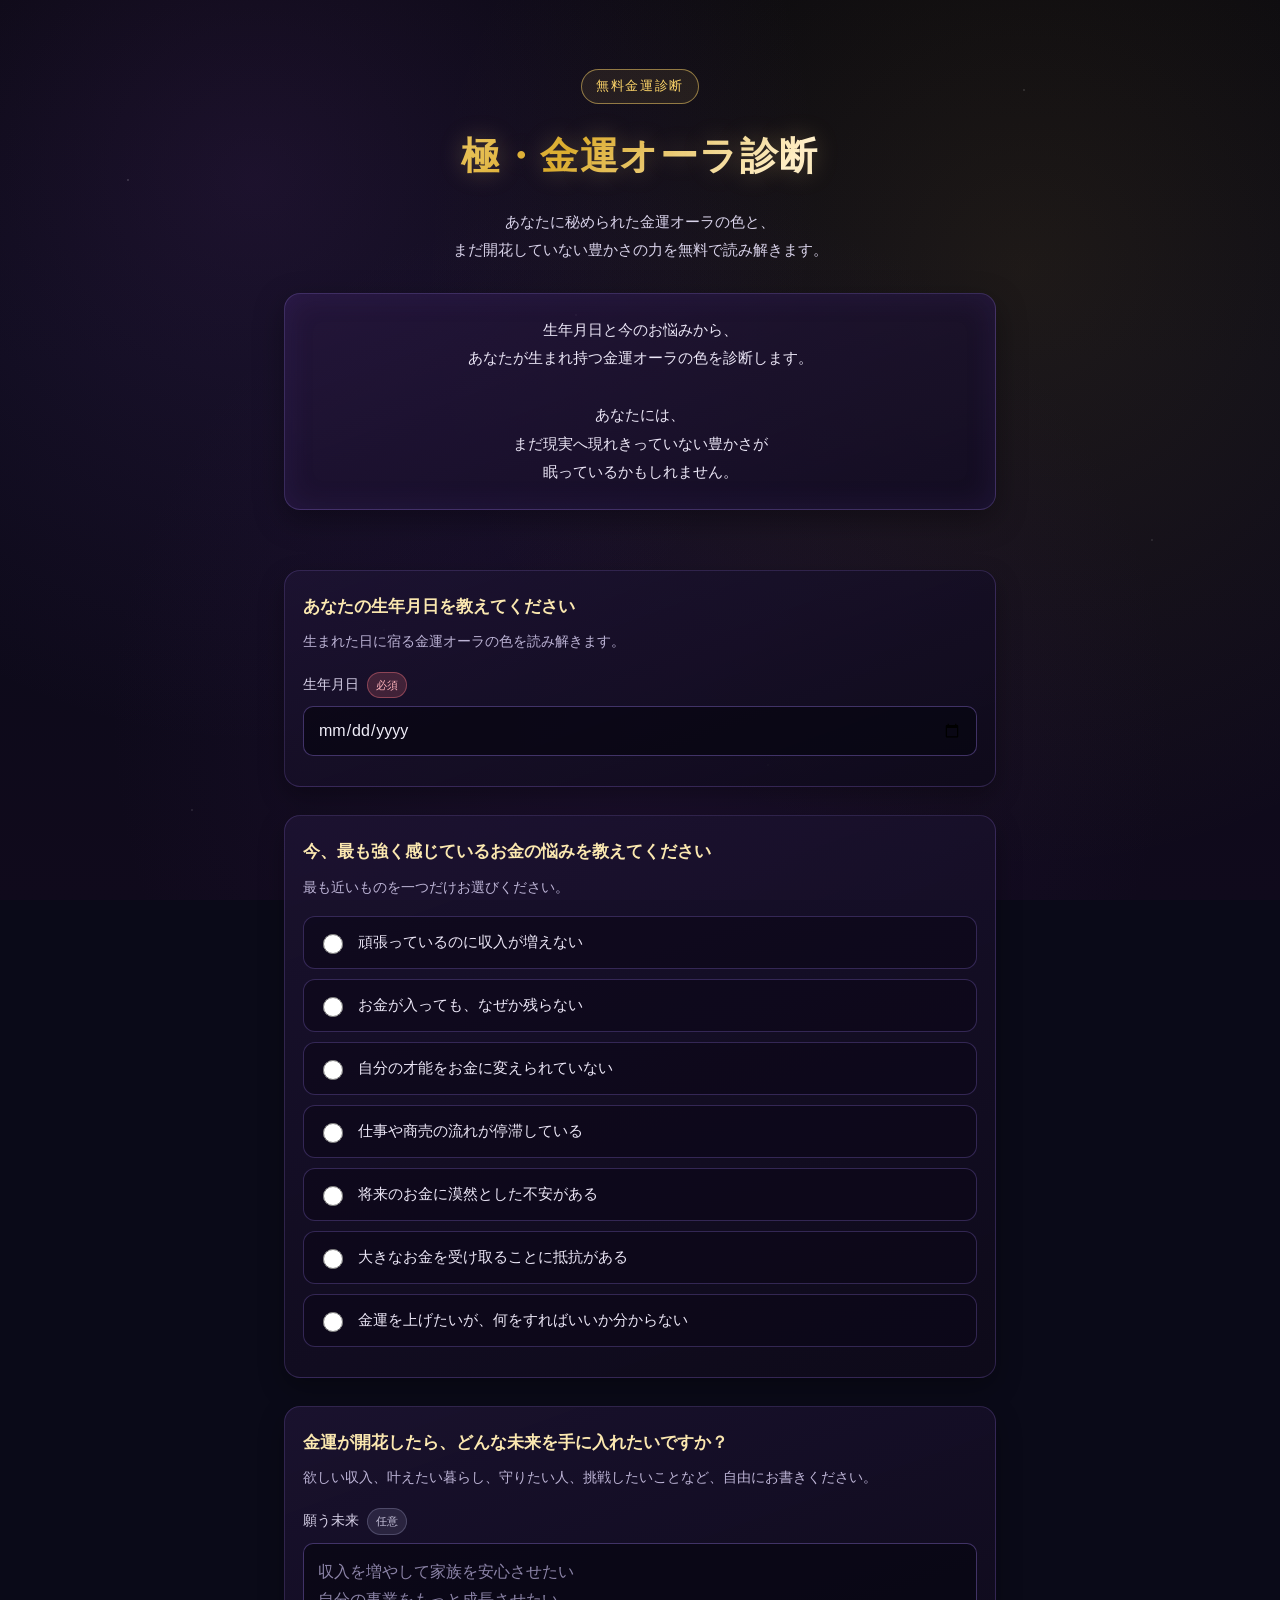
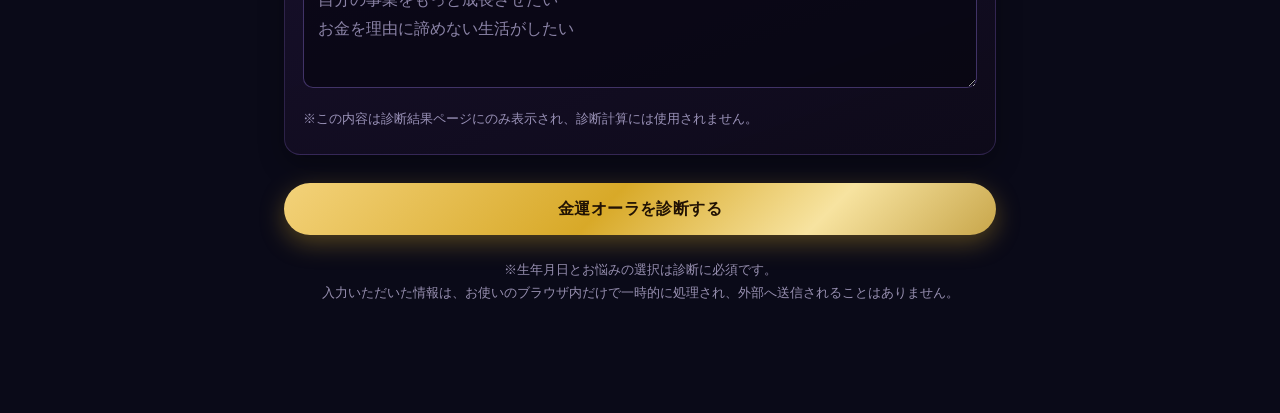
<file: index.html>
<!DOCTYPE html>
<html lang="ja">
<head>
<meta charset="UTF-8">
<meta name="viewport" content="width=device-width, initial-scale=1.0">
<title>極・金運オーラ診断｜あなたの金運オーラを無料診断</title>
<meta name="description" content="生年月日と今のお悩みから、あなたが生まれ持つ金運オーラの色を無料で診断します。">
<link rel="stylesheet" href="style.css">
<script src="script.js" defer></script>
</head>
<body class="start-page">

<div class="bg-fog" aria-hidden="true"></div>
<div class="bg-stars" aria-hidden="true"></div>

<main class="page-container">

  <header class="hero">
    <p class="hero-eyebrow">無料金運診断</p>
    <h1 class="hero-title">極・金運オーラ診断</h1>
    <p class="hero-subcopy">
      あなたに秘められた金運オーラの色と、<br>
      まだ開花していない豊かさの力を無料で読み解きます。
    </p>
  </header>

  <section class="intro-card" aria-label="診断の説明">
    <p class="intro-text">
      生年月日と今のお悩みから、<br>
      あなたが生まれ持つ金運オーラの色を診断します。<br><br>
      あなたには、<br>
      まだ現実へ現れきっていない豊かさが<br>
      眠っているかもしれません。
    </p>
  </section>

  <form id="diagnosisForm" class="diagnosis-form" novalidate>

    <!-- エラー表示エリア（aria-live） -->
    <div id="formError" class="form-error" role="alert" aria-live="assertive"></div>

    <!-- 生年月日 -->
    <section class="form-section">
      <h2 class="form-heading">あなたの生年月日を教えてください</h2>
      <p class="form-caption">生まれた日に宿る金運オーラの色を読み解きます。</p>

      <label for="birthDate" class="form-label">生年月日<span class="required-mark">必須</span></label>
      <input
        type="date"
        id="birthDate"
        name="birthDate"
        class="form-input"
        required
        aria-describedby="birthDateError"
      >
      <p id="birthDateError" class="field-error" aria-live="polite"></p>
    </section>

    <!-- 悩み選択 -->
    <section class="form-section">
      <h2 class="form-heading">今、最も強く感じているお金の悩みを教えてください</h2>
      <p class="form-caption">最も近いものを一つだけお選びください。</p>

      <div class="concern-options" role="radiogroup" aria-labelledby="concernLegend" aria-describedby="concernError">
        <span id="concernLegend" class="visually-hidden">お金の悩みの選択</span>

        <label class="concern-option">
          <input type="radio" name="concern" value="income" class="concern-radio">
          <span class="concern-text">頑張っているのに収入が増えない</span>
        </label>

        <label class="concern-option">
          <input type="radio" name="concern" value="spending" class="concern-radio">
          <span class="concern-text">お金が入っても、なぜか残らない</span>
        </label>

        <label class="concern-option">
          <input type="radio" name="concern" value="talent" class="concern-radio">
          <span class="concern-text">自分の才能をお金に変えられていない</span>
        </label>

        <label class="concern-option">
          <input type="radio" name="concern" value="stagnation" class="concern-radio">
          <span class="concern-text">仕事や商売の流れが停滞している</span>
        </label>

        <label class="concern-option">
          <input type="radio" name="concern" value="futureAnxiety" class="concern-radio">
          <span class="concern-text">将来のお金に漠然とした不安がある</span>
        </label>

        <label class="concern-option">
          <input type="radio" name="concern" value="receiving" class="concern-radio">
          <span class="concern-text">大きなお金を受け取ることに抵抗がある</span>
        </label>

        <label class="concern-option">
          <input type="radio" name="concern" value="unknownAction" class="concern-radio">
          <span class="concern-text">金運を上げたいが、何をすればいいか分からない</span>
        </label>
      </div>
      <p id="concernError" class="field-error" aria-live="polite"></p>
    </section>

    <!-- 自由記述 -->
    <section class="form-section future-section">
      <h2 class="form-heading">金運が開花したら、どんな未来を手に入れたいですか？</h2>
      <p class="form-caption">
        欲しい収入、叶えたい暮らし、守りたい人、挑戦したいことなど、自由にお書きください。
      </p>

      <label for="desiredFuture" class="form-label">
        願う未来<span class="optional-mark">任意</span>
      </label>
      <textarea
        id="desiredFuture"
        name="desiredFuture"
        class="form-textarea"
        rows="4"
        maxlength="300"
        placeholder="収入を増やして家族を安心させたい
自分の事業をもっと成長させたい
お金を理由に諦めない生活がしたい"
      ></textarea>
      <p class="form-note">※この内容は診断結果ページにのみ表示され、診断計算には使用されません。</p>
    </section>

    <button type="submit" class="submit-button">
      <span class="button-glow" aria-hidden="true"></span>
      <span class="button-label">金運オーラを診断する</span>
    </button>

  </form>

  <p class="form-disclaimer-pre">
    ※生年月日とお悩みの選択は診断に必須です。<br>
    入力いただいた情報は、お使いのブラウザ内だけで一時的に処理され、外部へ送信されることはありません。
  </p>

</main>

</body>
</html>
</file>
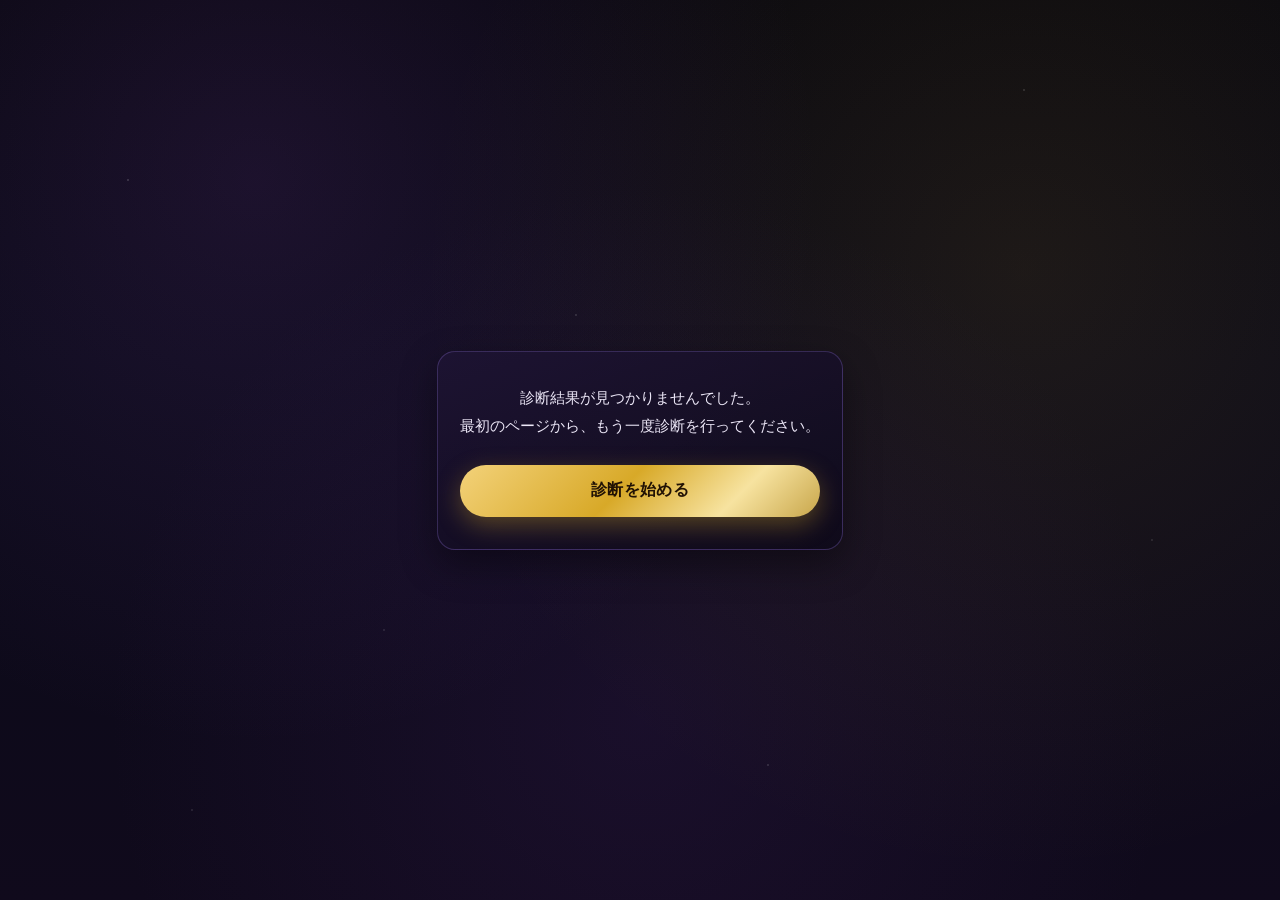
<file: result.html>
<!DOCTYPE html>
<html lang="ja">
<head>
<meta charset="UTF-8">
<meta name="viewport" content="width=device-width, initial-scale=1.0">
<title>診断結果｜極・金運オーラ診断</title>
<meta name="description" content="あなたの金運オーラ診断結果です。">
<link rel="stylesheet" href="style.css">
<script src="result.js" defer></script>
</head>
<body id="resultBody" class="result-page">

<div class="bg-fog" aria-hidden="true"></div>
<div class="bg-stars" aria-hidden="true"></div>

<!-- ============================== -->
<!-- 診断中演出画面 -->
<!-- ============================== -->
<section id="loadingScreen" class="loading-screen" role="status" aria-live="polite">
  <div class="loading-aura" aria-hidden="true">
    <span class="loading-aura-core"></span>
    <span class="loading-aura-ring ring-1"></span>
    <span class="loading-aura-ring ring-2"></span>
  </div>
  <p id="loadingMessage" class="loading-message">生年月日に宿る金運の色を読み取っています</p>
  <div class="progress-bar-track" role="progressbar" aria-valuemin="0" aria-valuemax="100" aria-valuenow="0" id="progressBar">
    <div class="progress-bar-fill" id="progressBarFill"></div>
  </div>
</section>

<!-- ============================== -->
<!-- 直接アクセス・データ不正時の案内 -->
<!-- ============================== -->
<section id="noDataScreen" class="no-data-screen" hidden>
  <div class="no-data-card">
    <p class="no-data-text">
      診断結果が見つかりませんでした。<br>
      最初のページから、もう一度診断を行ってください。
    </p>
    <a href="index.html" class="submit-button no-data-button">
      <span class="button-label">診断を始める</span>
    </a>
  </div>
</section>

<!-- ============================== -->
<!-- 結果本体 -->
<!-- ============================== -->
<main id="resultPage" class="page-container result-container" hidden>

  <!-- 8-2. 診断結果（Attention） -->
  <section class="result-hero" aria-label="診断結果">
    <p class="result-hero-eyebrow">あなたの金運のオーラは</p>
    <div class="aura-visual" id="auraVisual" aria-hidden="true">
      <span class="aura-core"></span>
      <span class="aura-layer layer-1"></span>
      <span class="aura-layer layer-2"></span>
      <span class="aura-layer layer-3"></span>
      <span class="aura-particles"></span>
    </div>
    <h1 class="result-hero-title">
      「<span id="auraColorName">深紅色</span>のオーラ」です
    </h1>
  </section>

  <!-- 8-3. 色別の導入文章（Interest） -->
  <section class="result-section card" aria-labelledby="introHeading">
    <h2 id="introHeading" class="section-heading">あなたに宿る金運オーラ</h2>
    <div id="auraIntroduction" class="rich-text"></div>
  </section>

  <!-- 8-4. 色別の秘められた金運（Interest） -->
  <section class="result-section card" aria-labelledby="hiddenHeading">
    <h2 id="hiddenHeading" class="section-heading">秘められた金運</h2>
    <div id="auraHiddenFortune" class="rich-text"></div>
  </section>

  <!-- 8-5. 欲望の肯定（Desire／目的の教育） -->
  <section class="result-section card desire-card" aria-labelledby="desireHeading">
    <h2 id="desireHeading" class="section-heading">その願いについて</h2>
    <div id="desireAffirmation" class="rich-text"></div>
  </section>

  <!-- 8-6. 選択した悩みの文章（Desire／問題の教育） -->
  <section class="result-section card concern-card" aria-labelledby="concernTitleHeading">
    <h2 id="concernTitleHeading" class="section-heading"></h2>
    <div id="concernBody" class="rich-text"></div>
  </section>

  <!-- 8-7. 自由記述した未来（Desire） -->
  <section id="futureSection" class="result-section card future-card" aria-labelledby="futureHeading" hidden>
    <h2 id="futureHeading" class="section-heading">あなたが望んでいる未来</h2>
    <blockquote id="desiredFutureText" class="future-quote"></blockquote>
    <div id="desiredFutureCommonText" class="rich-text"></div>
  </section>

  <!-- 8-8. 色別の未来想像（Desire） -->
  <section class="result-section card" aria-labelledby="futureVisionHeading">
    <h2 id="futureVisionHeading" class="section-heading">この金運が、本来の形で活かされたら</h2>
    <div id="auraFutureVision" class="rich-text"></div>
  </section>

  <!-- 8-9. 色別の無料でできる一歩（行動の教育） -->
  <section class="result-section card action-card" aria-labelledby="firstActionHeading">
    <h2 id="firstActionHeading" class="section-heading">今日からできる、最初の一歩</h2>
    <div id="auraFirstAction" class="rich-text"></div>
  </section>

  <!-- 8-10. 色別の金運が開花していない理由（問題の教育） -->
  <section class="result-section card" aria-labelledby="unopenedHeading">
    <h2 id="unopenedHeading" class="section-heading">金運が、まだ完全に開花していない理由</h2>
    <div id="auraUnopenedReason" class="rich-text"></div>
  </section>

  <!-- 8-11. 無料診断で分かる範囲（問題の教育＋手段の教育／Memory） -->
  <section class="result-section card" aria-labelledby="limitHeading">
    <h2 id="limitHeading" class="section-heading">今回の無料診断で分かったこと</h2>
    <div id="freeDiagnosisLimit" class="rich-text"></div>
  </section>

  <!-- 8-12. 個別金運開花鑑定の必要性（手段の教育） -->
  <section class="result-section card" aria-labelledby="needHeading">
    <h2 id="needHeading" class="section-heading">個別金運開花鑑定について</h2>
    <div id="personalReadingNeed" class="rich-text"></div>
  </section>

  <!-- 8-13. 鑑定で分かること（手段の教育＋投資の教育） -->
  <section class="result-section card" aria-labelledby="detailsHeading">
    <h2 id="detailsHeading" class="section-heading">鑑定で分かること</h2>
    <div id="readingDetails" class="rich-text reading-details"></div>
  </section>

  <!-- 8-14. CTA（今動く理由／Action） -->
  <section class="result-section cta-section" aria-labelledby="ctaButtonLabel">
    <div id="ctaLead" class="rich-text cta-lead"></div>

    <div class="cta-box">
      <p class="cta-product-name">あなた専用・金運開花鑑定</p>
      <p class="cta-supporting-text">
        あなたの金運の強さ、<br>
        まだ眠っている豊かさの力、<br>
        お金が入ってくる入口、<br>
        流れを止めている思考や行動、<br>
        今後意識すべき一歩を個別に鑑定します。
      </p>
      <a id="ctaButton" href="#" class="submit-button cta-button" target="_blank" rel="noopener noreferrer">
        <span class="button-glow" aria-hidden="true"></span>
        <span class="button-label" id="ctaButtonLabel">私の金運が、どこから開くのか個別に見てもらう</span>
      </a>
    </div>
  </section>

  <!-- 8-15. 注意事項 -->
  <section class="result-section disclaimer-section" aria-labelledby="disclaimerHeading">
    <h2 id="disclaimerHeading" class="section-heading-small">注意事項</h2>
    <div id="disclaimer" class="rich-text disclaimer-text"></div>
  </section>

  <!-- 8-16. もう一度診断する -->
  <div class="retry-area">
    <button type="button" id="retryButton" class="retry-button">もう一度診断する</button>
  </div>

</main>

</body>
</html>
</file>
<file: style.css>
/* ============================================================
   style.css
   index.html / result.html 共通スタイルシート
   世界観：深い夜空、紺、紫、金、宝石、霧、オーラ、神秘的、高級感
   ============================================================ */

/* ---------- リセット & 基本設定 ---------- */
* {
  box-sizing: border-box;
}

html,
body {
  margin: 0;
  padding: 0;
}

html {
  -webkit-text-size-adjust: 100%;
}

body {
  font-family: "Hiragino Sans", "Hiragino Kaku Gothic ProN", "Yu Gothic",
    "Meiryo", "Noto Sans JP", sans-serif;
  background-color: #0a0a18;
  color: #f1eef9;
  line-height: 1.9;
  font-size: 16px;
  min-height: 100vh;
  overflow-x: hidden;
  position: relative;
}

/* デフォルトのオーラカラー変数（深紅色をベースのフォールバックとする） */
body {
  --aura-main: #c8385a;
  --aura-light: #ff8aa0;
  --aura-dark: #4a0f1f;
  --aura-glow: rgba(255, 90, 110, 0.5);
}

a {
  color: inherit;
}

img {
  max-width: 100%;
  display: block;
}

.visually-hidden {
  position: absolute;
  width: 1px;
  height: 1px;
  overflow: hidden;
  clip: rect(0, 0, 0, 0);
  white-space: nowrap;
}

/* ---------- フォーカス（アクセシビリティ） ---------- */
a:focus-visible,
button:focus-visible,
input:focus-visible,
textarea:focus-visible,
label:focus-within .form-input,
label:focus-within .form-textarea {
  outline: 3px solid #ffd76a;
  outline-offset: 2px;
  border-radius: 4px;
}

/* ---------- 背景演出（霧・星） ---------- */
.bg-fog,
.bg-stars {
  position: fixed;
  top: 0;
  left: 0;
  width: 100%;
  height: 100%;
  z-index: 0;
  pointer-events: none;
}

.bg-stars {
  background-image:
    radial-gradient(1px 1px at 10% 20%, rgba(255, 255, 255, 0.6), transparent),
    radial-gradient(1px 1px at 80% 10%, rgba(255, 255, 255, 0.5), transparent),
    radial-gradient(1px 1px at 30% 70%, rgba(255, 255, 255, 0.4), transparent),
    radial-gradient(1px 1px at 60% 85%, rgba(255, 255, 255, 0.5), transparent),
    radial-gradient(1px 1px at 90% 60%, rgba(255, 255, 255, 0.4), transparent),
    radial-gradient(1px 1px at 45% 35%, rgba(255, 255, 255, 0.5), transparent),
    radial-gradient(1px 1px at 15% 90%, rgba(255, 255, 255, 0.4), transparent);
  background-size: 100% 100%;
  opacity: 0.8;
}

.bg-fog {
  background:
    radial-gradient(circle at 20% 20%, rgba(120, 60, 160, 0.18), transparent 45%),
    radial-gradient(circle at 80% 30%, rgba(180, 140, 40, 0.12), transparent 50%),
    radial-gradient(circle at 50% 80%, rgba(60, 30, 90, 0.25), transparent 55%),
    linear-gradient(180deg, #07070f 0%, #0a0a18 40%, #100a1c 100%);
  animation: fogDrift 26s ease-in-out infinite alternate;
}

@keyframes fogDrift {
  0% {
    transform: translate3d(0, 0, 0) scale(1);
  }
  100% {
    transform: translate3d(-2%, 1%, 0) scale(1.04);
  }
}

/* ---------- レイアウト共通 ---------- */
.page-container {
  position: relative;
  z-index: 1;
  max-width: 640px;
  margin: 0 auto;
  padding: 32px 16px 64px;
}

@media (min-width: 1024px) {
  .page-container {
    max-width: 760px;
    padding: 56px 24px 96px;
  }
}

/* ---------- ヒーロー（index） ---------- */
.hero {
  text-align: center;
  margin-bottom: 28px;
}

.hero-eyebrow {
  display: inline-block;
  font-size: 13px;
  letter-spacing: 0.12em;
  color: #ffd76a;
  border: 1px solid rgba(255, 215, 106, 0.5);
  border-radius: 999px;
  padding: 4px 14px;
  margin-bottom: 16px;
  background: rgba(255, 215, 106, 0.08);
}

.hero-title {
  font-size: 30px;
  font-weight: 700;
  margin: 0 0 16px;
  letter-spacing: 0.04em;
  background: linear-gradient(135deg, #ffe9a8, #d8a928 40%, #fff2d0 70%, #c8a64a);
  -webkit-background-clip: text;
  background-clip: text;
  color: transparent;
  text-shadow: 0 0 24px rgba(255, 215, 130, 0.25);
}

@media (min-width: 768px) {
  .hero-title {
    font-size: 38px;
  }
}

.hero-subcopy {
  font-size: 15px;
  color: #d9d3ea;
  line-height: 1.9;
  margin: 0;
}

/* ---------- イントロカード ---------- */
.intro-card {
  background: linear-gradient(160deg, rgba(40, 24, 64, 0.7), rgba(18, 12, 34, 0.85));
  border: 1px solid rgba(168, 132, 255, 0.25);
  border-radius: 16px;
  padding: 22px 20px;
  margin-bottom: 32px;
  box-shadow: 0 0 30px rgba(100, 60, 180, 0.15) inset, 0 10px 30px rgba(0, 0, 0, 0.35);
}

.intro-text {
  margin: 0;
  font-size: 15px;
  color: #ece7f7;
  text-align: center;
}

/* ---------- フォーム ---------- */
.diagnosis-form {
  display: flex;
  flex-direction: column;
  gap: 28px;
}

.form-section {
  background: linear-gradient(160deg, rgba(30, 20, 52, 0.78), rgba(14, 10, 26, 0.9));
  border: 1px solid rgba(168, 132, 255, 0.2);
  border-radius: 16px;
  padding: 22px 18px;
  box-shadow: 0 10px 26px rgba(0, 0, 0, 0.3);
}

.form-heading {
  font-size: 17px;
  margin: 0 0 8px;
  color: #fbe8b0;
  font-weight: 700;
  line-height: 1.6;
}

.form-caption {
  font-size: 14px;
  color: #bdb4d6;
  margin: 0 0 16px;
}

.form-label {
  display: block;
  font-size: 14px;
  color: #d9d3ea;
  margin-bottom: 8px;
}

.required-mark,
.optional-mark {
  display: inline-block;
  margin-left: 8px;
  font-size: 11px;
  padding: 2px 8px;
  border-radius: 999px;
  vertical-align: middle;
}

.required-mark {
  background: rgba(255, 120, 130, 0.18);
  color: #ffb3bc;
  border: 1px solid rgba(255, 120, 130, 0.4);
}

.optional-mark {
  background: rgba(160, 160, 200, 0.15);
  color: #c9c5dd;
  border: 1px solid rgba(160, 160, 200, 0.3);
}

.form-input,
.form-textarea {
  width: 100%;
  font-size: 16px;
  padding: 14px 14px;
  border-radius: 10px;
  border: 1px solid rgba(168, 132, 255, 0.35);
  background: rgba(8, 6, 18, 0.7);
  color: #f1eef9;
  font-family: inherit;
  min-height: 48px;
}

.form-input::placeholder,
.form-textarea::placeholder {
  color: #8c84a8;
}

.form-textarea {
  resize: vertical;
  line-height: 1.8;
}

.form-note {
  font-size: 12.5px;
  color: #9a92b8;
  margin: 10px 0 0;
}

/* お悩み選択肢 */
.concern-options {
  display: flex;
  flex-direction: column;
  gap: 10px;
}

.concern-option {
  display: flex;
  align-items: center;
  gap: 12px;
  padding: 14px 14px;
  min-height: 48px;
  border-radius: 12px;
  border: 1px solid rgba(168, 132, 255, 0.25);
  background: rgba(12, 8, 24, 0.6);
  cursor: pointer;
  transition: border-color 0.2s ease, background-color 0.2s ease;
}

.concern-option:hover {
  border-color: rgba(255, 215, 106, 0.5);
}

.concern-radio {
  width: 20px;
  height: 20px;
  flex-shrink: 0;
  accent-color: #d8a928;
}

.concern-text {
  font-size: 15px;
  color: #ece7f7;
  line-height: 1.5;
}

.concern-option:has(.concern-radio:checked) {
  border-color: #ffd76a;
  background: rgba(216, 169, 40, 0.12);
  box-shadow: 0 0 16px rgba(255, 215, 106, 0.18);
}

/* ---------- エラー表示 ---------- */
.form-error {
  min-height: 0;
  color: #ff9aa8;
  font-size: 14px;
  font-weight: 700;
}

.field-error {
  color: #ff9aa8;
  font-size: 13px;
  margin: 8px 0 0;
  min-height: 0;
}

/* ---------- ボタン ---------- */
.submit-button {
  position: relative;
  display: flex;
  align-items: center;
  justify-content: center;
  width: 100%;
  min-height: 52px;
  border: none;
  border-radius: 999px;
  background: linear-gradient(135deg, #f3d27a, #d8a928 45%, #f7e3a0 75%, #c8a64a);
  color: #211204;
  font-size: 16px;
  font-weight: 700;
  letter-spacing: 0.03em;
  cursor: pointer;
  overflow: hidden;
  box-shadow: 0 8px 24px rgba(216, 169, 40, 0.35);
  text-decoration: none;
  padding: 0 20px;
}

.submit-button .button-label {
  position: relative;
  z-index: 1;
}

.submit-button .button-glow {
  position: absolute;
  inset: -40%;
  background: radial-gradient(circle, rgba(255, 255, 255, 0.55), transparent 60%);
  opacity: 0;
  transition: opacity 0.3s ease;
}

.submit-button:hover .button-glow,
.submit-button:focus-visible .button-glow {
  opacity: 0.5;
}

.submit-button:active {
  transform: translateY(1px);
}

.form-disclaimer-pre {
  font-size: 12.5px;
  color: #978fb0;
  text-align: center;
  margin-top: 24px;
  line-height: 1.8;
}

/* ---------- 診断中演出 ---------- */
/* [hidden]属性がついている間は、display:noneを必ず優先させる（no-data-screenと同じ理由）。 */
.loading-screen[hidden] {
  display: none;
}

.loading-screen {
  position: relative;
  z-index: 2;
  min-height: 100vh;
  display: flex;
  flex-direction: column;
  align-items: center;
  justify-content: center;
  gap: 28px;
  padding: 32px 20px;
  text-align: center;
}

.loading-aura {
  position: relative;
  width: 160px;
  height: 160px;
  display: flex;
  align-items: center;
  justify-content: center;
}

.loading-aura-core {
  width: 64px;
  height: 64px;
  border-radius: 50%;
  background: radial-gradient(circle, #fff2d0, var(--aura-main, #d8a928) 60%, transparent 100%);
  box-shadow: 0 0 40px var(--aura-glow, rgba(255, 210, 76, 0.6));
  animation: auraBreathe 3.2s ease-in-out infinite;
}

.loading-aura-ring {
  position: absolute;
  border-radius: 50%;
  border: 1.5px solid rgba(255, 255, 255, 0.25);
}

.ring-1 {
  width: 110px;
  height: 110px;
  animation: auraRotate 9s linear infinite;
}

.ring-2 {
  width: 150px;
  height: 150px;
  border-style: dashed;
  border-color: rgba(255, 215, 106, 0.25);
  animation: auraRotate 16s linear infinite reverse;
}

.loading-message {
  font-size: 15px;
  color: #ece7f7;
  max-width: 320px;
  line-height: 1.8;
  min-height: 3em;
}

.progress-bar-track {
  width: 220px;
  height: 6px;
  border-radius: 999px;
  background: rgba(255, 255, 255, 0.12);
  overflow: hidden;
}

.progress-bar-fill {
  height: 100%;
  width: 0%;
  background: linear-gradient(90deg, #d8a928, #fff2a8);
  border-radius: 999px;
  transition: width 0.2s ease;
}

.loading-screen-fade-out {
  animation: fadeOutScreen 0.3s ease forwards;
}

@keyframes fadeOutScreen {
  to {
    opacity: 0;
  }
}

/* ---------- データなし画面 ---------- */
/* [hidden]属性がついている間は、display:noneを必ず優先させる。
   これがないと、後続の.no-data-screen { display: flex; }が
   hidden属性のデフォルトスタイルより詳細度で勝ってしまい、
   JSでhidden=trueにしても非表示にならない不具合が起きる。 */
.no-data-screen[hidden] {
  display: none;
}

.no-data-screen {
  position: relative;
  z-index: 2;
  min-height: 100vh;
  display: flex;
  align-items: center;
  justify-content: center;
  padding: 24px 16px;
}

.no-data-card {
  max-width: 420px;
  text-align: center;
  background: linear-gradient(160deg, rgba(30, 20, 52, 0.85), rgba(14, 10, 26, 0.92));
  border: 1px solid rgba(168, 132, 255, 0.25);
  border-radius: 18px;
  padding: 32px 22px;
  box-shadow: 0 14px 36px rgba(0, 0, 0, 0.4);
}

.no-data-text {
  font-size: 15px;
  color: #ece7f7;
  line-height: 1.9;
  margin: 0 0 24px;
}

.no-data-button {
  text-decoration: none;
}

/* ---------- 結果ページ全体 ---------- */
.result-container {
  opacity: 0;
  transition: opacity 0.6s ease;
}

.result-container.result-visible {
  opacity: 1;
}

.result-hero {
  text-align: center;
  margin-bottom: 36px;
}

.result-hero-eyebrow {
  font-size: 14px;
  color: #c9bfe6;
  margin: 0 0 18px;
  letter-spacing: 0.05em;
}

.result-hero-title {
  font-size: 24px;
  font-weight: 700;
  color: #fbe8b0;
  margin: 18px 0 0;
  line-height: 1.6;
}

@media (min-width: 768px) {
  .result-hero-title {
    font-size: 28px;
  }
}

/* ---------- オーラビジュアル（CSSのみ） ---------- */
.aura-visual {
  position: relative;
  width: 220px;
  height: 220px;
  margin: 0 auto;
  display: flex;
  align-items: center;
  justify-content: center;
}

@media (min-width: 768px) {
  .aura-visual {
    width: 260px;
    height: 260px;
  }
}

.aura-core {
  position: absolute;
  width: 30%;
  height: 30%;
  border-radius: 50%;
  background: radial-gradient(circle, #ffffff, var(--aura-light, #fff2a8) 35%, var(--aura-main, #d8a928) 70%);
  box-shadow: 0 0 60px 10px var(--aura-glow, rgba(255, 210, 76, 0.6));
  animation: auraBreathe 4.5s ease-in-out infinite;
  z-index: 3;
}

.aura-layer {
  position: absolute;
  border-radius: 50%;
  filter: blur(2px);
}

.layer-1 {
  width: 60%;
  height: 60%;
  background: radial-gradient(circle, var(--aura-glow, rgba(255, 210, 76, 0.5)), transparent 70%);
  animation: auraBreathe 5s ease-in-out infinite;
  z-index: 2;
}

.layer-2 {
  width: 85%;
  height: 85%;
  border: 1px solid color-mix(in srgb, var(--aura-main, #d8a928) 50%, transparent);
  opacity: 0.5;
  animation: auraRotate 18s linear infinite;
  z-index: 1;
}

.layer-3 {
  width: 100%;
  height: 100%;
  background: radial-gradient(circle, transparent 55%, var(--aura-glow, rgba(255, 210, 76, 0.18)) 80%, transparent 100%);
  animation: auraRotate 24s linear infinite reverse;
  z-index: 0;
}

.aura-particles {
  position: absolute;
  width: 100%;
  height: 100%;
  border-radius: 50%;
  background-image:
    radial-gradient(2px 2px at 20% 30%, var(--aura-light, #fff2a8), transparent),
    radial-gradient(2px 2px at 75% 20%, var(--aura-light, #fff2a8), transparent),
    radial-gradient(1.5px 1.5px at 60% 75%, var(--aura-light, #fff2a8), transparent),
    radial-gradient(1.5px 1.5px at 30% 80%, var(--aura-light, #fff2a8), transparent),
    radial-gradient(2px 2px at 85% 65%, var(--aura-light, #fff2a8), transparent);
  opacity: 0.7;
  animation: auraRotate 30s linear infinite;
  z-index: 2;
}

@keyframes auraBreathe {
  0%,
  100% {
    transform: scale(1);
    opacity: 0.92;
  }
  50% {
    transform: scale(1.12);
    opacity: 1;
  }
}

@keyframes auraRotate {
  from {
    transform: rotate(0deg);
  }
  to {
    transform: rotate(360deg);
  }
}

/* ---------- 結果セクション・カード共通 ---------- */
.result-section {
  margin-bottom: 28px;
}

.card {
  background: linear-gradient(165deg, rgba(28, 18, 50, 0.78), rgba(12, 8, 22, 0.92));
  border: 1px solid color-mix(in srgb, var(--aura-main, #8a6fd8) 35%, rgba(168, 132, 255, 0.18));
  border-radius: 18px;
  padding: 24px 20px;
  box-shadow: 0 12px 30px rgba(0, 0, 0, 0.35);
}

.section-heading {
  font-size: 17px;
  font-weight: 700;
  margin: 0 0 16px;
  color: #fbe8b0;
  line-height: 1.6;
  position: relative;
  padding-left: 14px;
}

.section-heading::before {
  content: "";
  position: absolute;
  left: 0;
  top: 0.25em;
  width: 4px;
  height: 1.1em;
  border-radius: 999px;
  background: linear-gradient(180deg, var(--aura-light, #fff2a8), var(--aura-main, #d8a928));
}

.section-heading-small {
  font-size: 14px;
  font-weight: 700;
  color: #c9bfe6;
  margin: 0 0 12px;
}

.rich-text {
  font-size: 15.5px;
  color: #ece7f7;
}

.rich-text p {
  margin: 0 0 1.1em;
}

.rich-text p:last-child {
  margin-bottom: 0;
}

.rich-text ul.text-list {
  margin: 0 0 1.1em;
  padding-left: 1.4em;
}

.rich-text ul.text-list li {
  margin-bottom: 0.5em;
}

.rich-text ul.text-list li:last-child {
  margin-bottom: 0;
}

/* 欲望の肯定カード */
.desire-card {
  background: linear-gradient(165deg, rgba(48, 26, 58, 0.7), rgba(16, 10, 26, 0.92));
}

/* 悩みカード */
.concern-card {
  border-color: rgba(255, 170, 180, 0.3);
}

/* 自由記述カード・引用 */
.future-card {
  background: linear-gradient(165deg, rgba(24, 30, 56, 0.78), rgba(10, 10, 24, 0.92));
}

.future-quote {
  margin: 0 0 16px;
  padding: 16px 18px;
  border-left: 3px solid var(--aura-main, #d8a928);
  background: rgba(255, 255, 255, 0.04);
  border-radius: 0 10px 10px 0;
  font-size: 15.5px;
  color: #fff3d6;
  white-space: pre-wrap;
  word-break: break-word;
  font-style: normal;
  line-height: 1.9;
}

/* 一歩カード */
.action-card {
  border-color: rgba(255, 215, 106, 0.35);
}

/* ---------- 鑑定で分かることカード ---------- */
.reading-details ul.text-list {
  list-style: none;
  padding-left: 0;
}

.reading-details ul.text-list li {
  position: relative;
  padding: 12px 14px 12px 38px;
  margin-bottom: 10px;
  background: rgba(255, 255, 255, 0.04);
  border: 1px solid rgba(255, 215, 106, 0.2);
  border-radius: 10px;
}

.reading-details ul.text-list li::before {
  content: "✦";
  position: absolute;
  left: 14px;
  color: #ffd76a;
}

/* ---------- CTAセクション ---------- */
.cta-section {
  text-align: center;
}

.cta-lead {
  margin-bottom: 24px;
  font-size: 15.5px;
  color: #ece7f7;
}

.cta-box {
  background: linear-gradient(160deg, rgba(60, 36, 16, 0.55), rgba(20, 12, 30, 0.92));
  border: 1px solid rgba(255, 215, 106, 0.4);
  border-radius: 20px;
  padding: 28px 20px;
  box-shadow: 0 0 40px rgba(216, 169, 40, 0.15) inset, 0 14px 36px rgba(0, 0, 0, 0.4);
}

.cta-product-name {
  font-size: 18px;
  font-weight: 700;
  color: #fff2d0;
  margin: 0 0 14px;
  letter-spacing: 0.03em;
}

.cta-supporting-text {
  font-size: 14.5px;
  color: #d9d3ea;
  margin: 0 0 22px;
  line-height: 1.9;
}

.cta-button {
  text-decoration: none;
  font-size: 15.5px;
}

/* ---------- 注意事項 ---------- */
.disclaimer-section {
  border-top: 1px solid rgba(168, 132, 255, 0.2);
  padding-top: 20px;
}

.disclaimer-text {
  font-size: 12.5px;
  color: #978fb0;
  line-height: 1.9;
}

.disclaimer-text p {
  margin: 0 0 0.9em;
}

/* ---------- もう一度診断する ---------- */
.retry-area {
  text-align: center;
  margin-top: 36px;
}

.retry-button {
  background: transparent;
  border: 1px solid rgba(168, 132, 255, 0.4);
  color: #d9d3ea;
  font-size: 14.5px;
  padding: 12px 28px;
  min-height: 48px;
  border-radius: 999px;
  cursor: pointer;
  transition: border-color 0.2s ease, color 0.2s ease;
}

.retry-button:hover {
  border-color: #ffd76a;
  color: #ffd76a;
}

/* ============================================================
   9色のオーラテーマ（CSSカスタムプロパティ）
   ============================================================ */

/* 深紅色：深紅・朱・炎・赤金 */
.aura-crimson {
  --aura-main: #c8385a;
  --aura-light: #ff9aa8;
  --aura-dark: #4a0f1f;
  --aura-glow: rgba(255, 90, 110, 0.55);
}

/* 銀白色：銀・白・淡い青白・月光 */
.aura-silver {
  --aura-main: #b9c4d6;
  --aura-light: #ffffff;
  --aura-dark: #3a4250;
  --aura-glow: rgba(210, 224, 245, 0.55);
}

/* 琥珀色：琥珀・橙・蜂蜜色・暖かな金 */
.aura-amber {
  --aura-main: #d98a2b;
  --aura-light: #ffd896;
  --aura-dark: #5a3408;
  --aura-glow: rgba(255, 176, 70, 0.55);
}

/* 翡翠色：翡翠・深緑・青緑・森 */
.aura-jade {
  --aura-main: #2f9e72;
  --aura-light: #a4f0cf;
  --aura-dark: #0f3a2a;
  --aura-glow: rgba(80, 220, 170, 0.45);
}

/* 蒼色：蒼・水色・ターコイズ・風 */
.aura-blue {
  --aura-main: #2f8fd0;
  --aura-light: #aee4ff;
  --aura-dark: #0e3450;
  --aura-glow: rgba(90, 190, 240, 0.5);
}

/* 桃金色：桃・ピンクゴールド・ローズ・柔らかな金 */
.aura-rose-gold {
  --aura-main: #d98aa0;
  --aura-light: #ffd9e2;
  --aura-dark: #5a2a38;
  --aura-glow: rgba(255, 180, 195, 0.5);
}

/* 藍色：藍・群青・青紫・深い知性 */
.aura-indigo {
  --aura-main: #4a4ec0;
  --aura-light: #b8baf2;
  --aura-dark: #1a1a4a;
  --aura-glow: rgba(120, 125, 230, 0.5);
}

/* 黄金色：黄金・シャンパンゴールド・強い金・豊かさ */
.aura-gold {
  --aura-main: #d8a928;
  --aura-light: #fff2a8;
  --aura-dark: #6f4b00;
  --aura-glow: rgba(255, 210, 76, 0.55);
}

/* 紫色：紫・菫・白紫・神秘 */
.aura-purple {
  --aura-main: #8a4fc0;
  --aura-light: #e3c8ff;
  --aura-dark: #2e1450;
  --aura-glow: rgba(180, 120, 230, 0.5);
}

/* ============================================================
   レスポンシブ調整
   ============================================================ */
@media (max-width: 380px) {
  .page-container {
    padding: 24px 14px 56px;
  }

  .hero-title {
    font-size: 26px;
  }

  .card,
  .form-section {
    padding: 20px 16px;
  }
}

/* ============================================================
   アクセシビリティ：モーション低減
   ============================================================ */
@media (prefers-reduced-motion: reduce) {
  *,
  *::before,
  *::after {
    animation-duration: 0.001ms !important;
    animation-iteration-count: 1 !important;
    transition-duration: 0.001ms !important;
  }

  .bg-fog {
    animation: none;
  }
}
</file>
